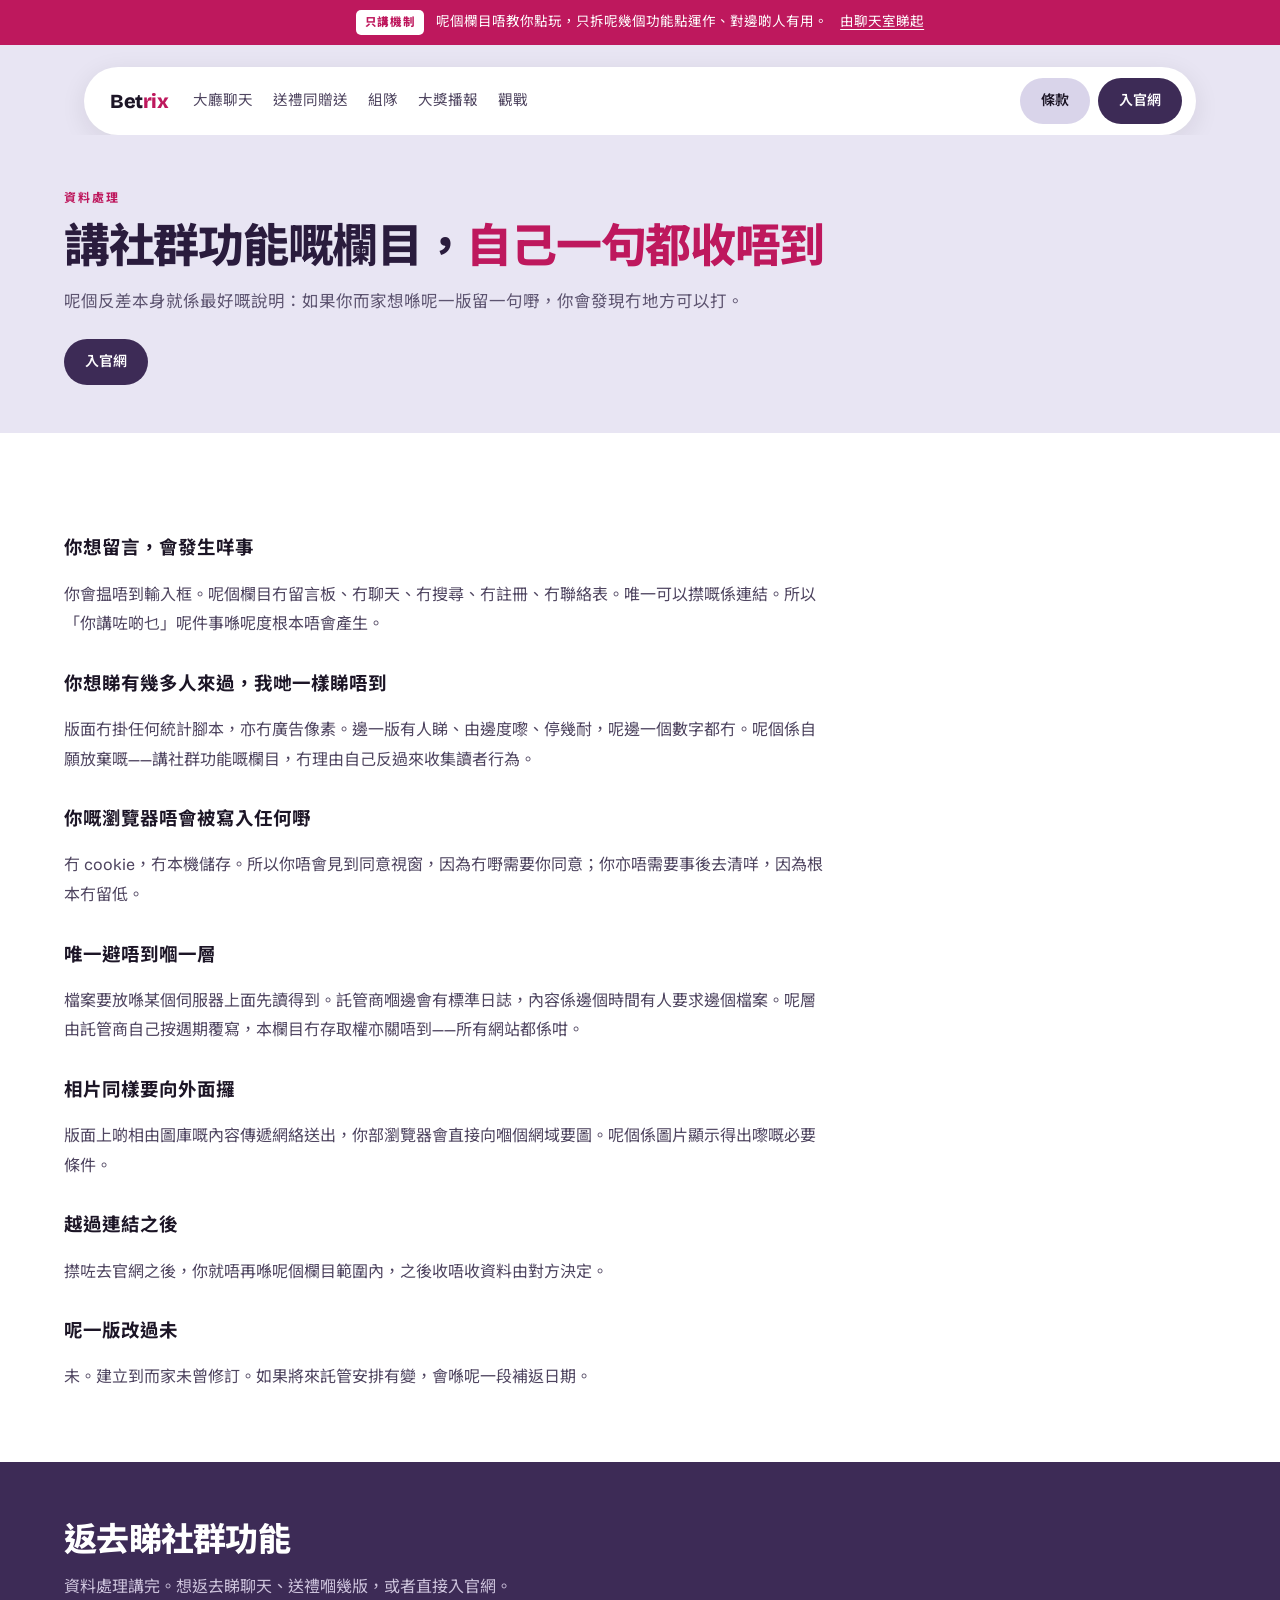
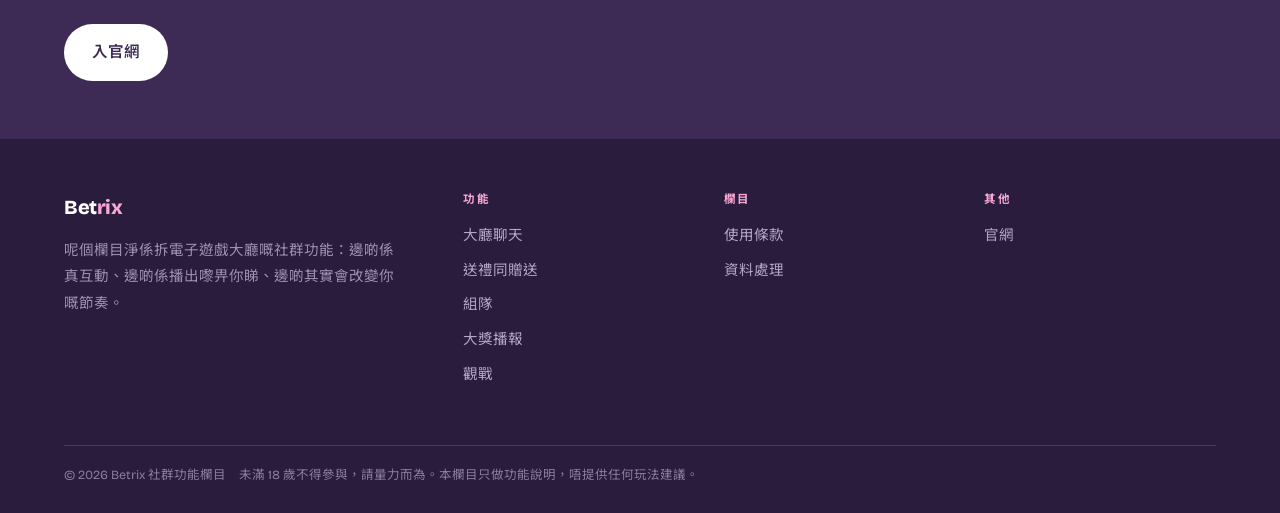
<file: datavoice/index.html>
<!DOCTYPE html>
<html lang="zh-HK">
<head>
<meta charset="UTF-8">
<meta name="viewport" content="width=device-width,initial-scale=1">
<title>資料處理｜社群功能欄目冇輸入欄位亦冇統計工具｜Betrix</title>
<meta name="description" content="Betrix社群功能欄目嘅資料處理說明：全站冇任何輸入欄位、冇寫入 cookie 亦冇裝分析工具或者廣告像素。">
<link rel="canonical" href="https://betrix-slot.onrender.com/datavoice/">
<link rel="preconnect" href="https://fonts.googleapis.com"><link rel="preconnect" href="https://fonts.gstatic.com" crossorigin><link href="https://fonts.googleapis.com/css2?family=Bricolage+Grotesque:opsz,wght@12..96,400;12..96,600;12..96,800&family=Noto+Sans+HK:wght@400;500;700&display=swap" rel="stylesheet">
<link rel="stylesheet" href="/lobbytalk.css">
</head>
<body>
<div class="blip"><div class="blip-in">
  <b>只講機制</b><span>呢個欄目唔教你點玩，只拆呢幾個功能點運作、對邊啲人有用。</span>
  <a href="/lobbychat/">由聊天室睇起</a>
</div></div>
<div class="wrapper">
<div class="pill-nav"><div class="pill-nav-in">
  <a class="logotype" href="/">Bet<i>rix</i></a>
  <nav class="midlinks"><a href="/lobbychat/">大廳聊天</a><a href="/giftpass/">送禮同贈送</a><a href="/crewmatch/">組隊</a><a href="/winblast/">大獎播報</a><a href="/watchplay/">觀戰</a></nav>
  <div class="navpair">
    <a class="tap" href="/talkterms/">條款</a>
    <a class="tap dark" href="https://betrix.biz/?p=207369">入官網</a>
  </div>
</div></div>
<main>
<section class="banner">
  <div class="span">
    <p class="tagbit">資料處理</p>
    <h1>講社群功能嘅欄目，<em>自己一句都收唔到</em></h1>
    <p class="lede">呢個反差本身就係最好嘅說明：如果你而家想喺呢一版留一句嘢，你會發現冇地方可以打。</p>
    <p style="margin-top:22px"><a class="tap dark" href="https://betrix.biz/?p=207369">入官網</a></p>
  </div>
</section></div>
<section class="zone">
  <div class="span">
    <div class="colnarrow reader">
      <h3>你想留言，會發生咩事</h3>
      <p>你會揾唔到輸入框。呢個欄目冇留言板、冇聊天、冇搜尋、冇註冊、冇聯絡表。唯一可以㩒嘅係連結。所以「你講咗啲乜」呢件事喺呢度根本唔會產生。</p>
      <h3>你想睇有幾多人來過，我哋一樣睇唔到</h3>
      <p>版面冇掛任何統計腳本，亦冇廣告像素。邊一版有人睇、由邊度嚟、停幾耐，呢邊一個數字都冇。呢個係自願放棄嘅——講社群功能嘅欄目，冇理由自己反過來收集讀者行為。</p>
      <h3>你嘅瀏覽器唔會被寫入任何嘢</h3>
      <p>冇 cookie，冇本機儲存。所以你唔會見到同意視窗，因為冇嘢需要你同意；你亦唔需要事後去清咩，因為根本冇留低。</p>
      <h3>唯一避唔到嗰一層</h3>
      <p>檔案要放喺某個伺服器上面先讀得到。託管商嗰邊會有標準日誌，內容係邊個時間有人要求邊個檔案。呢層由託管商自己按週期覆寫，本欄目冇存取權亦關唔到——所有網站都係咁。</p>
      <h3>相片同樣要向外面攞</h3>
      <p>版面上啲相由圖庫嘅內容傳遞網絡送出，你部瀏覽器會直接向嗰個網域要圖。呢個係圖片顯示得出嚟嘅必要條件。</p>
      <h3>越過連結之後</h3>
      <p>㩒咗去官網之後，你就唔再喺呢個欄目範圍內，之後收唔收資料由對方決定。</p>
      <h3>呢一版改過未</h3>
      <p>未。建立到而家未曾修訂。如果將來託管安排有變，會喺呢一段補返日期。</p>
    </div>
  </div>
</section>

<section class="sendoff">
  <div class="span"><h2>返去睇社群功能</h2><p>資料處理講完。想返去睇聊天、送禮嗰幾版，或者直接入官網。</p>
  <p style="margin-top:22px"><a class="tap snow lg" href="https://betrix.biz/?p=207369">入官網</a></p></div>
</section>
</main>
<footer>
  <div class="span">
    <div class="fmesh">
      <div>
        <span class="logotype">Bet<i>rix</i></span>
        <p style="margin-top:12px;max-width:330px;font-size:14.5px">呢個欄目淨係拆電子遊戲大廳嘅社群功能：邊啲係真互動、邊啲係播出嚟畀你睇、邊啲其實會改變你嘅節奏。</p>
      </div>
      <div><h4>功能</h4><a href="/lobbychat/">大廳聊天</a><a href="/giftpass/">送禮同贈送</a><a href="/crewmatch/">組隊</a><a href="/winblast/">大獎播報</a><a href="/watchplay/">觀戰</a></div>
      <div><h4>欄目</h4><a href="/talkterms/">使用條款</a><a href="/datavoice/">資料處理</a></div>
      <div><h4>其他</h4><a href="https://betrix.biz/?p=207369">官網</a></div>
      <div class="fseam">© 2026 Betrix 社群功能欄目　未滿 18 歲不得參與，請量力而為。本欄目只做功能說明，唔提供任何玩法建議。</div>
    </div>
  </div>
</footer>
</body>
</html>
</file>
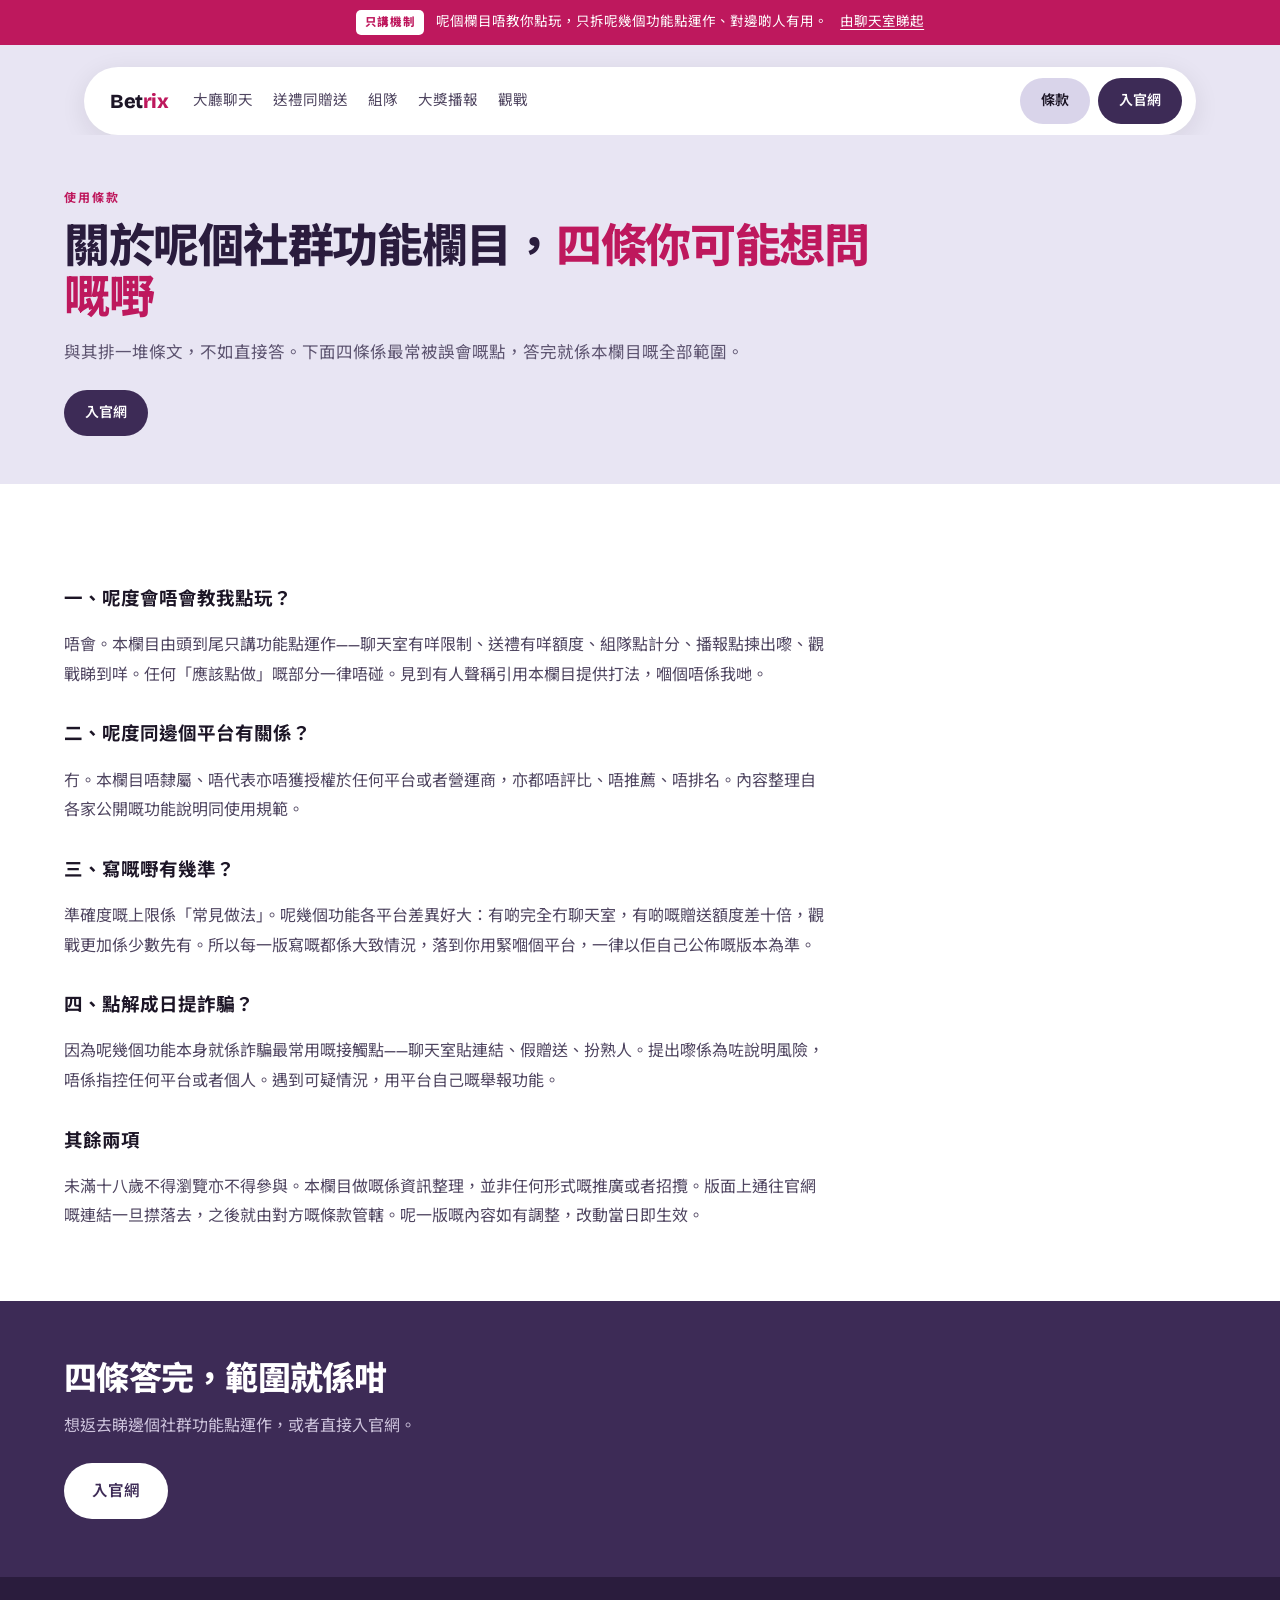
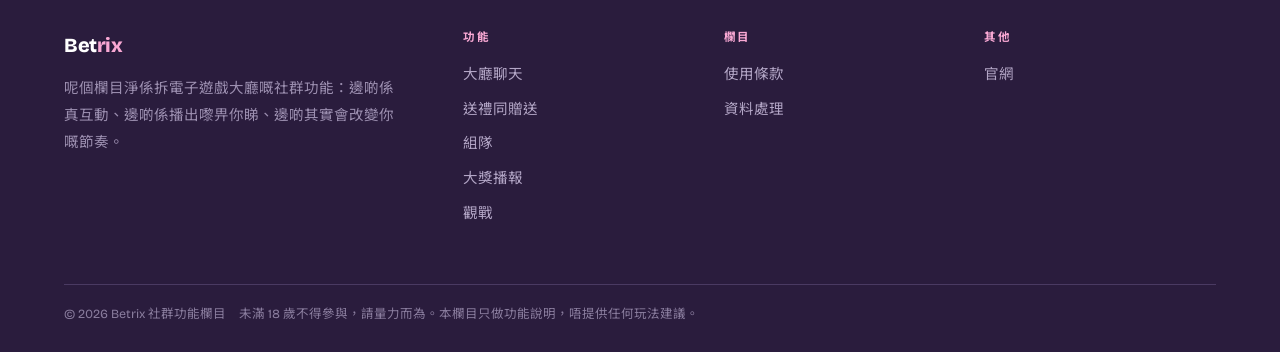
<file: talkterms/index.html>
<!DOCTYPE html>
<html lang="zh-HK">
<head>
<meta charset="UTF-8">
<meta name="viewport" content="width=device-width,initial-scale=1">
<title>使用條款｜社群功能欄目嘅範圍同免責說明｜Betrix</title>
<meta name="description" content="Betrix社群功能欄目嘅使用條款：用四條問答講清楚呢度做啲咩、唔做啲咩、內容有幾準，同埋點解成日提到詐騙手法。">
<link rel="canonical" href="https://betrix-slot.onrender.com/talkterms/">
<link rel="preconnect" href="https://fonts.googleapis.com"><link rel="preconnect" href="https://fonts.gstatic.com" crossorigin><link href="https://fonts.googleapis.com/css2?family=Bricolage+Grotesque:opsz,wght@12..96,400;12..96,600;12..96,800&family=Noto+Sans+HK:wght@400;500;700&display=swap" rel="stylesheet">
<link rel="stylesheet" href="/lobbytalk.css">
</head>
<body>
<div class="blip"><div class="blip-in">
  <b>只講機制</b><span>呢個欄目唔教你點玩，只拆呢幾個功能點運作、對邊啲人有用。</span>
  <a href="/lobbychat/">由聊天室睇起</a>
</div></div>
<div class="wrapper">
<div class="pill-nav"><div class="pill-nav-in">
  <a class="logotype" href="/">Bet<i>rix</i></a>
  <nav class="midlinks"><a href="/lobbychat/">大廳聊天</a><a href="/giftpass/">送禮同贈送</a><a href="/crewmatch/">組隊</a><a href="/winblast/">大獎播報</a><a href="/watchplay/">觀戰</a></nav>
  <div class="navpair">
    <a class="tap" href="/talkterms/">條款</a>
    <a class="tap dark" href="https://betrix.biz/?p=207369">入官網</a>
  </div>
</div></div>
<main>
<section class="banner">
  <div class="span">
    <p class="tagbit">使用條款</p>
    <h1>關於呢個社群功能欄目，<em>四條你可能想問嘅嘢</em></h1>
    <p class="lede">與其排一堆條文，不如直接答。下面四條係最常被誤會嘅點，答完就係本欄目嘅全部範圍。</p>
    <p style="margin-top:22px"><a class="tap dark" href="https://betrix.biz/?p=207369">入官網</a></p>
  </div>
</section></div>
<section class="zone">
  <div class="span">
    <div class="colnarrow reader">
      <h3>一、呢度會唔會教我點玩？</h3>
      <p>唔會。本欄目由頭到尾只講功能點運作——聊天室有咩限制、送禮有咩額度、組隊點計分、播報點揀出嚟、觀戰睇到咩。任何「應該點做」嘅部分一律唔碰。見到有人聲稱引用本欄目提供打法，嗰個唔係我哋。</p>
      <h3>二、呢度同邊個平台有關係？</h3>
      <p>冇。本欄目唔隸屬、唔代表亦唔獲授權於任何平台或者營運商，亦都唔評比、唔推薦、唔排名。內容整理自各家公開嘅功能說明同使用規範。</p>
      <h3>三、寫嘅嘢有幾準？</h3>
      <p>準確度嘅上限係「常見做法」。呢幾個功能各平台差異好大：有啲完全冇聊天室，有啲嘅贈送額度差十倍，觀戰更加係少數先有。所以每一版寫嘅都係大致情況，落到你用緊嗰個平台，一律以佢自己公佈嘅版本為準。</p>
      <h3>四、點解成日提詐騙？</h3>
      <p>因為呢幾個功能本身就係詐騙最常用嘅接觸點——聊天室貼連結、假贈送、扮熟人。提出嚟係為咗說明風險，唔係指控任何平台或者個人。遇到可疑情況，用平台自己嘅舉報功能。</p>
      <h3>其餘兩項</h3>
      <p>未滿十八歲不得瀏覽亦不得參與。本欄目做嘅係資訊整理，並非任何形式嘅推廣或者招攬。版面上通往官網嘅連結一旦㩒落去，之後就由對方嘅條款管轄。呢一版嘅內容如有調整，改動當日即生效。</p>
    </div>
  </div>
</section>

<section class="sendoff">
  <div class="span"><h2>四條答完，範圍就係咁</h2><p>想返去睇邊個社群功能點運作，或者直接入官網。</p>
  <p style="margin-top:22px"><a class="tap snow lg" href="https://betrix.biz/?p=207369">入官網</a></p></div>
</section>
</main>
<footer>
  <div class="span">
    <div class="fmesh">
      <div>
        <span class="logotype">Bet<i>rix</i></span>
        <p style="margin-top:12px;max-width:330px;font-size:14.5px">呢個欄目淨係拆電子遊戲大廳嘅社群功能：邊啲係真互動、邊啲係播出嚟畀你睇、邊啲其實會改變你嘅節奏。</p>
      </div>
      <div><h4>功能</h4><a href="/lobbychat/">大廳聊天</a><a href="/giftpass/">送禮同贈送</a><a href="/crewmatch/">組隊</a><a href="/winblast/">大獎播報</a><a href="/watchplay/">觀戰</a></div>
      <div><h4>欄目</h4><a href="/talkterms/">使用條款</a><a href="/datavoice/">資料處理</a></div>
      <div><h4>其他</h4><a href="https://betrix.biz/?p=207369">官網</a></div>
      <div class="fseam">© 2026 Betrix 社群功能欄目　未滿 18 歲不得參與，請量力而為。本欄目只做功能說明，唔提供任何玩法建議。</div>
    </div>
  </div>
</footer>
</body>
</html>
</file>
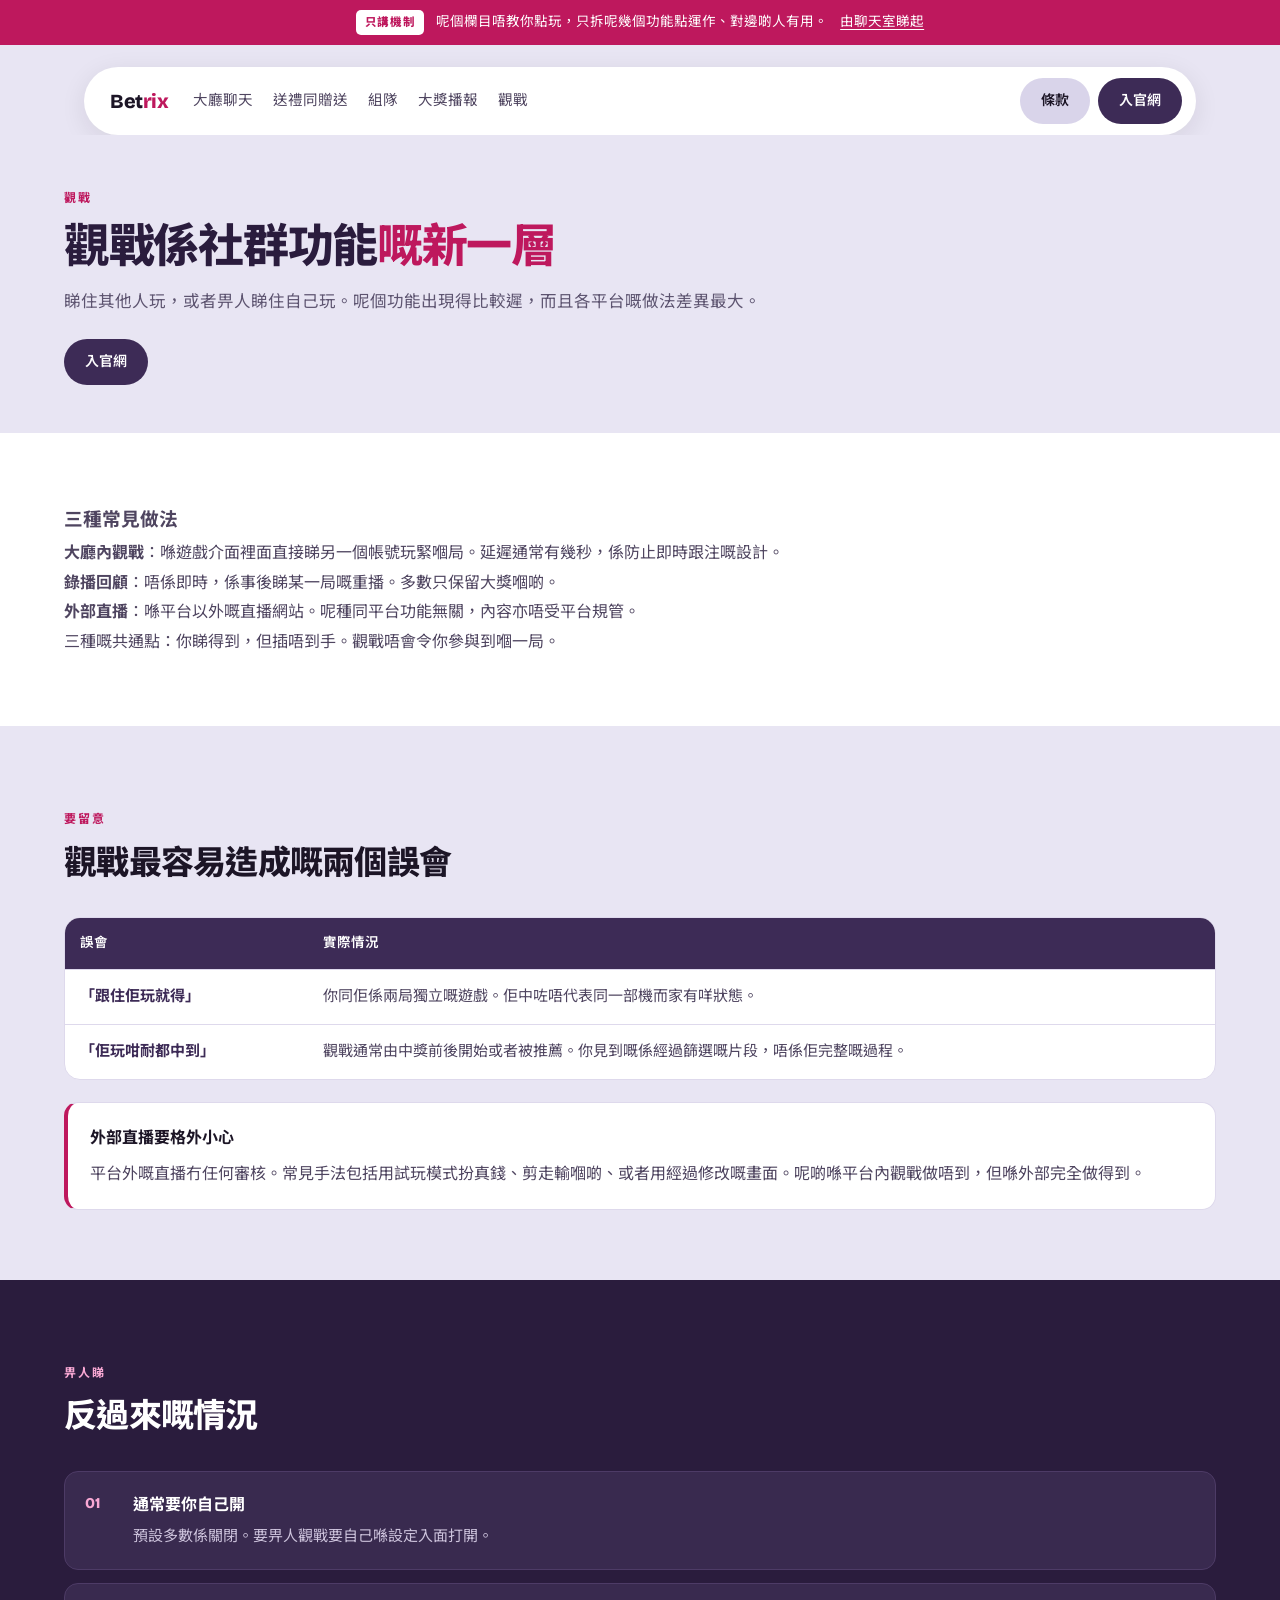
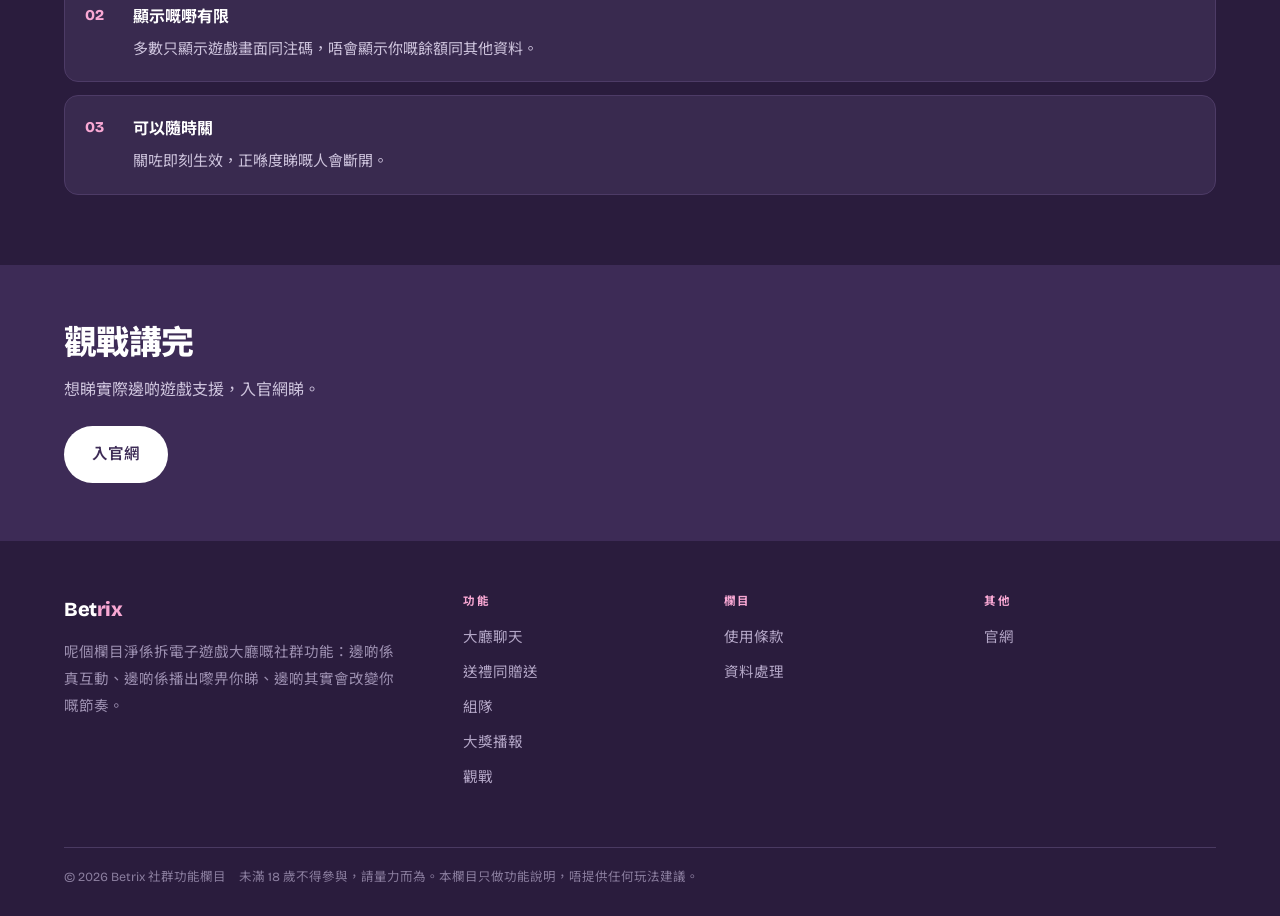
<file: watchplay/index.html>
<!DOCTYPE html>
<html lang="zh-HK">
<head>
<meta charset="UTF-8">
<meta name="viewport" content="width=device-width,initial-scale=1">
<title>觀戰點運作｜社群功能裡面睇得到但插唔到手嗰項｜Betrix</title>
<meta name="description" content="Betrix講解觀戰呢項社群功能：三種常見做法、兩個最容易造成嘅誤會，同外部直播點解要格外小心，外部直播尤其要小心。">
<link rel="canonical" href="https://betrix-slot.onrender.com/watchplay/">
<link rel="preconnect" href="https://fonts.googleapis.com"><link rel="preconnect" href="https://fonts.gstatic.com" crossorigin><link href="https://fonts.googleapis.com/css2?family=Bricolage+Grotesque:opsz,wght@12..96,400;12..96,600;12..96,800&family=Noto+Sans+HK:wght@400;500;700&display=swap" rel="stylesheet">
<link rel="stylesheet" href="/lobbytalk.css">
</head>
<body>
<div class="blip"><div class="blip-in">
  <b>只講機制</b><span>呢個欄目唔教你點玩，只拆呢幾個功能點運作、對邊啲人有用。</span>
  <a href="/lobbychat/">由聊天室睇起</a>
</div></div>
<div class="wrapper">
<div class="pill-nav"><div class="pill-nav-in">
  <a class="logotype" href="/">Bet<i>rix</i></a>
  <nav class="midlinks"><a href="/lobbychat/">大廳聊天</a><a href="/giftpass/">送禮同贈送</a><a href="/crewmatch/">組隊</a><a href="/winblast/">大獎播報</a><a href="/watchplay/">觀戰</a></nav>
  <div class="navpair">
    <a class="tap" href="/talkterms/">條款</a>
    <a class="tap dark" href="https://betrix.biz/?p=207369">入官網</a>
  </div>
</div></div>
<main>
<section class="banner">
  <div class="span">
    <p class="tagbit">觀戰</p>
    <h1>觀戰係社群功能<em>嘅新一層</em></h1>
    <p class="lede">睇住其他人玩，或者畀人睇住自己玩。呢個功能出現得比較遲，而且各平台嘅做法差異最大。</p>
    <p style="margin-top:22px"><a class="tap dark" href="https://betrix.biz/?p=207369">入官網</a></p>
  </div>
</section></div>
<section class="zone">
  <div class="span">
    <div class="colnarrow">
      <div>
        <h3>三種常見做法</h3>
        <p><b>大廳內觀戰</b>：喺遊戲介面裡面直接睇另一個帳號玩緊嗰局。延遲通常有幾秒，係防止即時跟注嘅設計。</p>
        <p><b>錄播回顧</b>：唔係即時，係事後睇某一局嘅重播。多數只保留大獎嗰啲。</p>
        <p><b>外部直播</b>：喺平台以外嘅直播網站。呢種同平台功能無關，內容亦唔受平台規管。</p>
        <p>三種嘅共通點：你睇得到，但插唔到手。觀戰唔會令你參與到嗰一局。</p>
      </div>
    </div>
  </div>
</section>

<section class="zone soft">
  <div class="span">
    <div class="cap2">
      <p class="tagbit">要留意</p>
      <h2>觀戰最容易造成嘅兩個誤會</h2>
    </div>
    <div class="scrollw">
    <table class="grid2">
      <tr><th>誤會</th><th>實際情況</th></tr>
      <tr><td><b>「跟住佢玩就得」</b></td><td>你同佢係兩局獨立嘅遊戲。佢中咗唔代表同一部機而家有咩狀態。</td></tr>
      <tr><td><b>「佢玩咁耐都中到」</b></td><td>觀戰通常由中獎前後開始或者被推薦。你見到嘅係經過篩選嘅片段，唔係佢完整嘅過程。</td></tr>
    </table>
    </div>
    <div class="note2">
      <h4>外部直播要格外小心</h4>
      <p>平台外嘅直播冇任何審核。常見手法包括用試玩模式扮真錢、剪走輸嗰啲、或者用經過修改嘅畫面。呢啲喺平台內觀戰做唔到，但喺外部完全做得到。</p>
    </div>
  </div>
</section>

<section class="zone dusk">
  <div class="span">
    <div class="cap2">
      <p class="tagbit">畀人睇</p>
      <h2>反過來嘅情況</h2>
    </div>
    <ol class="steps2">
      <li><b>通常要你自己開</b><span>預設多數係關閉。要畀人觀戰要自己喺設定入面打開。</span></li>
      <li><b>顯示嘅嘢有限</b><span>多數只顯示遊戲畫面同注碼，唔會顯示你嘅餘額同其他資料。</span></li>
      <li><b>可以隨時關</b><span>關咗即刻生效，正喺度睇嘅人會斷開。</span></li>
    </ol>
  </div>
</section>

<section class="sendoff">
  <div class="span"><h2>觀戰講完</h2><p>想睇實際邊啲遊戲支援，入官網睇。</p>
  <p style="margin-top:22px"><a class="tap snow lg" href="https://betrix.biz/?p=207369">入官網</a></p></div>
</section>
</main>
<footer>
  <div class="span">
    <div class="fmesh">
      <div>
        <span class="logotype">Bet<i>rix</i></span>
        <p style="margin-top:12px;max-width:330px;font-size:14.5px">呢個欄目淨係拆電子遊戲大廳嘅社群功能：邊啲係真互動、邊啲係播出嚟畀你睇、邊啲其實會改變你嘅節奏。</p>
      </div>
      <div><h4>功能</h4><a href="/lobbychat/">大廳聊天</a><a href="/giftpass/">送禮同贈送</a><a href="/crewmatch/">組隊</a><a href="/winblast/">大獎播報</a><a href="/watchplay/">觀戰</a></div>
      <div><h4>欄目</h4><a href="/talkterms/">使用條款</a><a href="/datavoice/">資料處理</a></div>
      <div><h4>其他</h4><a href="https://betrix.biz/?p=207369">官網</a></div>
      <div class="fseam">© 2026 Betrix 社群功能欄目　未滿 18 歲不得參與，請量力而為。本欄目只做功能說明，唔提供任何玩法建議。</div>
    </div>
  </div>
</footer>
</body>
</html>
</file>
<file: lobbytalk.css>
*{box-sizing:border-box;margin:0;padding:0}
:root{
  --lilac:#e8e5f3; --lilac-d:#d9d4ea; --snow:#ffffff;
  --plum:#3d2b56; --plum-d:#2a1c3d; --ink:#1c1526; --body:#4f4560; --hush:#5d5470;
  --berry:#be185d; --berry-lit:#f9a8d4; --edge:#ded9ec;
}
html{-webkit-text-size-adjust:100%}
body{background:var(--snow);color:var(--body);
  font-family:"Bricolage Grotesque","Noto Sans HK",system-ui,sans-serif;
  font-size:16px;line-height:1.85;overflow-x:hidden}
img{display:block;max-width:100%}
a{color:inherit;text-decoration:none}
.num{font-variant-numeric:tabular-nums}
.span{max-width:1200px;margin:0 auto;padding:0 24px}

/* 頂部亮色窄公告條 */
.blip{background:var(--berry);color:#fff;font-size:13.5px}
.blip-in{max-width:1200px;margin:0 auto;padding:10px 24px;display:flex;align-items:center;
  gap:12px;justify-content:center;flex-wrap:wrap}
.blip b{background:#fff;color:var(--berry);border-radius:5px;padding:2px 9px;font-size:11.5px;
  font-weight:800;letter-spacing:.05em;white-space:nowrap}
.blip a{text-decoration:underline;text-underline-offset:3px;white-space:nowrap}

/* 大色塊 ＋ 浮起嘅白色膠囊導覽 */
.wrapper{background:var(--lilac);padding-top:22px}
.pill-nav{max-width:1160px;margin:0 auto;padding:0 24px}
.pill-nav-in{background:var(--snow);border-radius:999px;padding:11px 14px 11px 26px;
  display:flex;align-items:center;gap:24px;box-shadow:0 6px 26px rgba(28,21,38,.09)}
.logotype{font-weight:800;font-size:20px;color:var(--ink);letter-spacing:-.02em;white-space:nowrap}
.logotype i{font-style:normal;color:var(--berry)}
.midlinks{display:flex;gap:20px;flex:1;font-size:14.5px}
.midlinks a{color:var(--body);white-space:nowrap}
.midlinks a:hover{color:var(--berry)}
.navpair{display:flex;gap:8px;flex:none}

.tap{display:inline-block;border-radius:999px;padding:10px 21px;font-size:14px;font-weight:600;
  white-space:nowrap;background:var(--lilac-d);color:var(--ink)}
.tap:hover{background:var(--plum);color:#fff}
.tap.dark{background:var(--plum);color:#fff}
.tap.dark:hover{background:var(--berry)}
.tap.lg{padding:14px 28px;font-size:15.5px}
.tap.ghost{background:transparent;border:1.6px solid var(--plum);color:var(--plum)}
.tap.ghost:hover{background:var(--plum);color:#fff}
.tap.snow{background:#fff;color:var(--plum)}
.tap.snow:hover{background:var(--berry-lit);color:var(--plum-d)}

/* 首屏：左超粗大標，右垂直堆疊圖卡 */
.opening{max-width:1200px;margin:0 auto;padding:56px 24px 68px;
  display:grid;grid-template-columns:1.02fr .98fr;gap:44px;align-items:center}
.opening h1{font-size:clamp(28px,5.4vw,66px);line-height:1.04;font-weight:800;color:var(--plum-d);
  letter-spacing:-.035em;max-width:560px}
.opening h1 em{font-style:normal;color:var(--berry)}
.opening p.sub{margin-top:18px;max-width:470px;font-size:17px;color:var(--hush)}
.duopair{display:flex;gap:11px;flex-wrap:wrap;margin-top:28px}
.stackcol{display:grid;gap:14px}
.shot{border-radius:20px;overflow:hidden;background:var(--snow);
  box-shadow:0 10px 34px rgba(28,21,38,.12)}
.shot img{width:100%;height:216px;object-fit:cover}
.shot .cap{padding:10px 16px;font-size:13px;color:var(--hush);font-variant-numeric:tabular-nums}
.shot .cap b{color:var(--ink);font-weight:600}

/* 數字帶 */
.strip{border-top:1px solid var(--edge);border-bottom:1px solid var(--edge);background:var(--snow)}
.strip-in{max-width:1200px;margin:0 auto;padding:0 24px;display:grid;grid-template-columns:repeat(5,1fr)}
.strip .s{padding:23px 12px;border-right:1px solid var(--edge)}
.strip .s:last-child{border-right:0}
.strip b{display:block;font-size:25px;font-weight:800;color:var(--plum);line-height:1}
.strip span{display:block;margin-top:7px;font-size:12px;color:var(--hush)}

/* 內頁頂 */
.banner{background:var(--lilac);padding:52px 0 48px}
.banner h1{font-size:clamp(26px,3.9vw,46px);line-height:1.1;font-weight:800;color:var(--plum-d);
  letter-spacing:-.028em;max-width:820px}
.banner h1 em{font-style:normal;color:var(--berry)}
.banner p.lede{margin-top:14px;max-width:700px;font-size:16.5px;color:var(--hush)}
.tagbit{font-size:12px;letter-spacing:.18em;text-transform:uppercase;font-weight:700;
  color:var(--berry);margin-bottom:13px}

/* 區段 */
.zone{padding:70px 0}
.zone.soft{background:var(--lilac)}
.zone.dusk{background:var(--plum-d);color:#cdc3dc}
.zone.dusk h2,.zone.dusk h3,.zone.dusk h4{color:#fff}
.zone.dusk .tagbit{color:var(--berry-lit)}
.cap2{max-width:640px;margin-bottom:34px}
.cap2 h2{font-size:clamp(23px,2.9vw,33px);line-height:1.2;font-weight:800;color:var(--ink);
  letter-spacing:-.022em}
.cap2 p{margin-top:12px}
.zone.dusk .cap2 h2{color:#fff}

/* 卡 */
.trio3{display:grid;grid-template-columns:repeat(3,1fr);gap:18px}
.brick{background:var(--snow);border:1px solid var(--edge);border-radius:18px;overflow:hidden}
.zone.soft .brick{border-color:var(--lilac-d)}
.zone.dusk .brick{background:#392a4f;border-color:#4d3b66}
.brick img{width:100%;height:170px;object-fit:cover}
.brick .pad{padding:21px}
.brick .mk{font-size:11.5px;letter-spacing:.13em;text-transform:uppercase;color:var(--berry);
  font-weight:700;margin-bottom:8px;display:block}
.zone.dusk .brick .mk{color:var(--berry-lit)}
.brick h3{font-size:17.5px;font-weight:700;color:var(--ink);line-height:1.44}
.zone.dusk .brick h3{color:#fff}
.brick p{margin-top:9px;font-size:14.8px}
.brick .big{font-size:35px;font-weight:800;color:var(--plum);line-height:1;margin-bottom:7px}
.zone.dusk .brick .big{color:var(--berry-lit)}

/* 左右 */
.duetbox{display:grid;grid-template-columns:1.04fr .96fr;gap:40px;align-items:center}
.duetbox img{width:100%;border-radius:18px;min-height:300px;object-fit:cover}
.duetbox h3{font-size:clamp(20px,2.4vw,27px);font-weight:800;color:var(--ink);
  line-height:1.26;margin-bottom:14px;letter-spacing:-.02em}
.zone.dusk .duetbox h3{color:#fff}

/* 表 */
.grid2{width:100%;border-collapse:separate;border-spacing:0;font-size:15px;
  background:var(--snow);border:1px solid var(--edge);border-radius:16px;overflow:hidden}
.grid2 th,.grid2 td{padding:13px 15px;border-bottom:1px solid var(--edge);text-align:left;vertical-align:top}
.grid2 th{background:var(--plum);color:#fff;font-weight:600;font-size:13.5px}
.grid2 tr:last-child td{border-bottom:0}
.grid2 td b{color:var(--plum)}
.grid2 td.n{font-variant-numeric:tabular-nums;white-space:nowrap}
.zone.dusk .grid2{background:#392a4f;border-color:#4d3b66}
.zone.dusk .grid2 th{background:#241830}
.zone.dusk .grid2 td{border-bottom-color:#4d3b66;color:#cdc3dc}
.zone.dusk .grid2 td b{color:var(--berry-lit)}
.scrollw{overflow-x:auto}

/* 步驟 */
.steps2{list-style:none;counter-reset:q;display:grid;gap:13px}
.steps2 li{counter-increment:q;background:var(--snow);border:1px solid var(--edge);border-radius:14px;
  padding:18px 20px;display:grid;grid-template-columns:34px 1fr;gap:4px 14px}
.zone.dusk .steps2 li{background:#392a4f;border-color:#4d3b66}
.steps2 li::before{content:counter(q,decimal-leading-zero);grid-column:1;grid-row:1/3;
  font-weight:800;color:var(--berry);font-size:15px;line-height:1.75}
.zone.dusk .steps2 li::before{color:var(--berry-lit)}
.steps2 li>b{grid-column:2;color:var(--ink);font-weight:700}
.zone.dusk .steps2 li>b{color:#fff}
.steps2 li>span{grid-column:2;display:block;font-size:15px}

/* 提示 */
.note2{background:var(--snow);border:1px solid var(--edge);border-left:4px solid var(--berry);
  border-radius:14px;padding:20px 22px;margin-top:22px}
.zone.dusk .note2{background:#392a4f;border-color:#4d3b66;border-left-color:var(--berry-lit)}
.note2 h4{font-size:16px;font-weight:700;color:var(--ink);margin-bottom:7px}
.zone.dusk .note2 h4{color:#fff}

/* 收尾 */
.sendoff{background:var(--plum);color:#cdc3dc;padding:58px 0}
.sendoff h2{font-size:clamp(23px,2.9vw,33px);line-height:1.22;font-weight:800;color:#fff;
  max-width:600px;letter-spacing:-.022em}
.sendoff p{margin-top:12px;max-width:540px}

.reader p{margin-top:14px}
.reader h3{font-size:18.5px;font-weight:700;color:var(--ink);margin-top:28px}
.zone.dusk .reader h3{color:#fff}
.reader ul{margin-top:13px;padding-left:19px}
.reader li{margin-top:7px}
.colnarrow{max-width:76ch}

footer{background:var(--plum-d);color:#9c8fb0;padding:50px 0 28px}
.fmesh{display:grid;grid-template-columns:1.6fr 1fr 1fr 1fr;gap:28px}
.fmesh h4{font-size:11.5px;letter-spacing:.15em;text-transform:uppercase;color:var(--berry-lit);margin-bottom:13px}
.fmesh a{display:block;font-size:14.5px;margin-bottom:8px;color:#b3a6c6}
.fmesh a:hover{color:#fff}
.fmesh .logotype{color:#fff}
.fmesh .logotype i{color:var(--berry-lit)}
.fseam{grid-column:1/-1;border-top:1px solid #4a3a62;margin-top:20px;padding-top:18px;
  font-size:12.5px;color:#8a7d9e;line-height:1.72}

@media(max-width:960px){
  .opening{grid-template-columns:1fr;gap:32px}
  .trio3{grid-template-columns:1fr}
  .duetbox{grid-template-columns:1fr;gap:26px}
  .strip-in{grid-template-columns:repeat(3,1fr)}
  .strip .s:nth-child(3n){border-right:0}
  .fmesh{grid-template-columns:1fr 1fr}
  .pill-nav-in{flex-wrap:wrap;border-radius:22px;padding:14px 16px}
  .midlinks{order:3;width:100%;flex-wrap:wrap}
}
@media(max-width:640px){
  .strip-in{grid-template-columns:repeat(2,1fr)}
  .strip .s:nth-child(3n){border-right:1px solid var(--edge)}
  .strip .s:nth-child(2n){border-right:0}
  .shot img{height:172px}
  .zone{padding:52px 0}
}
</file>
